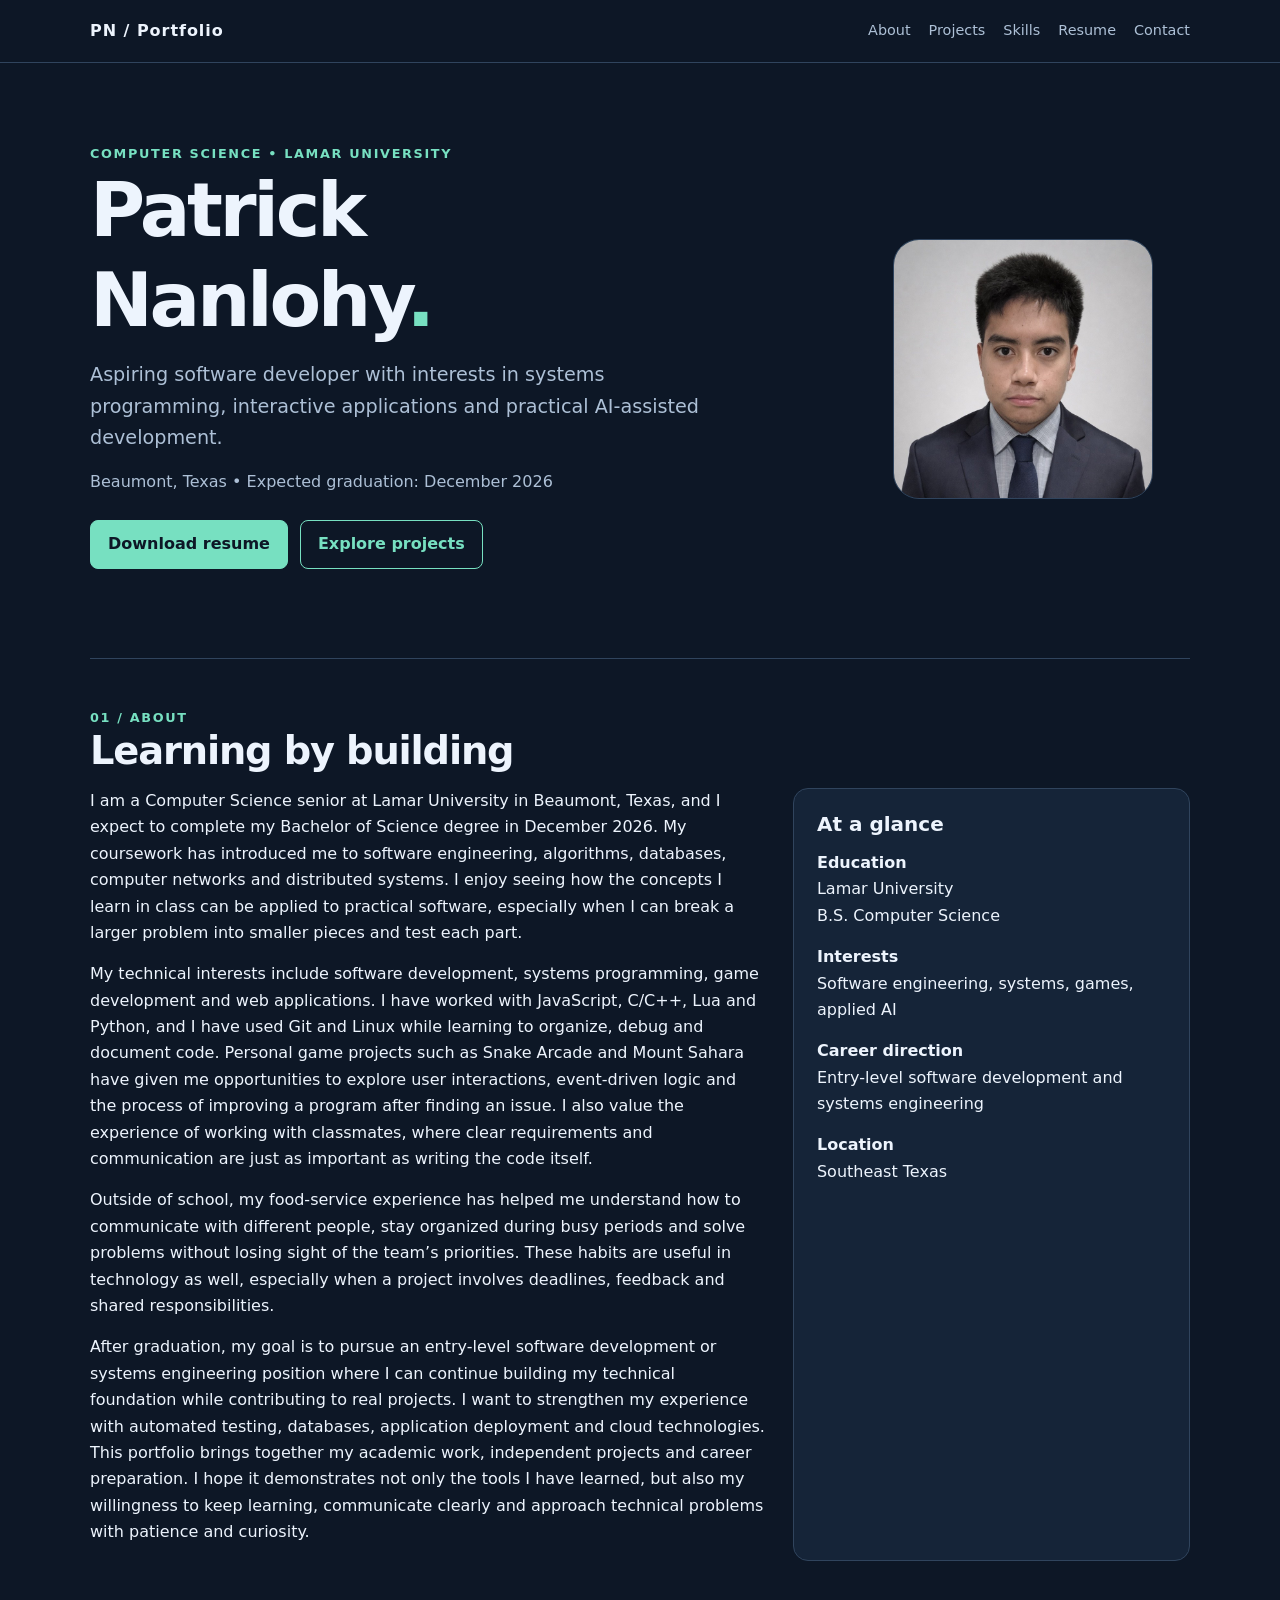
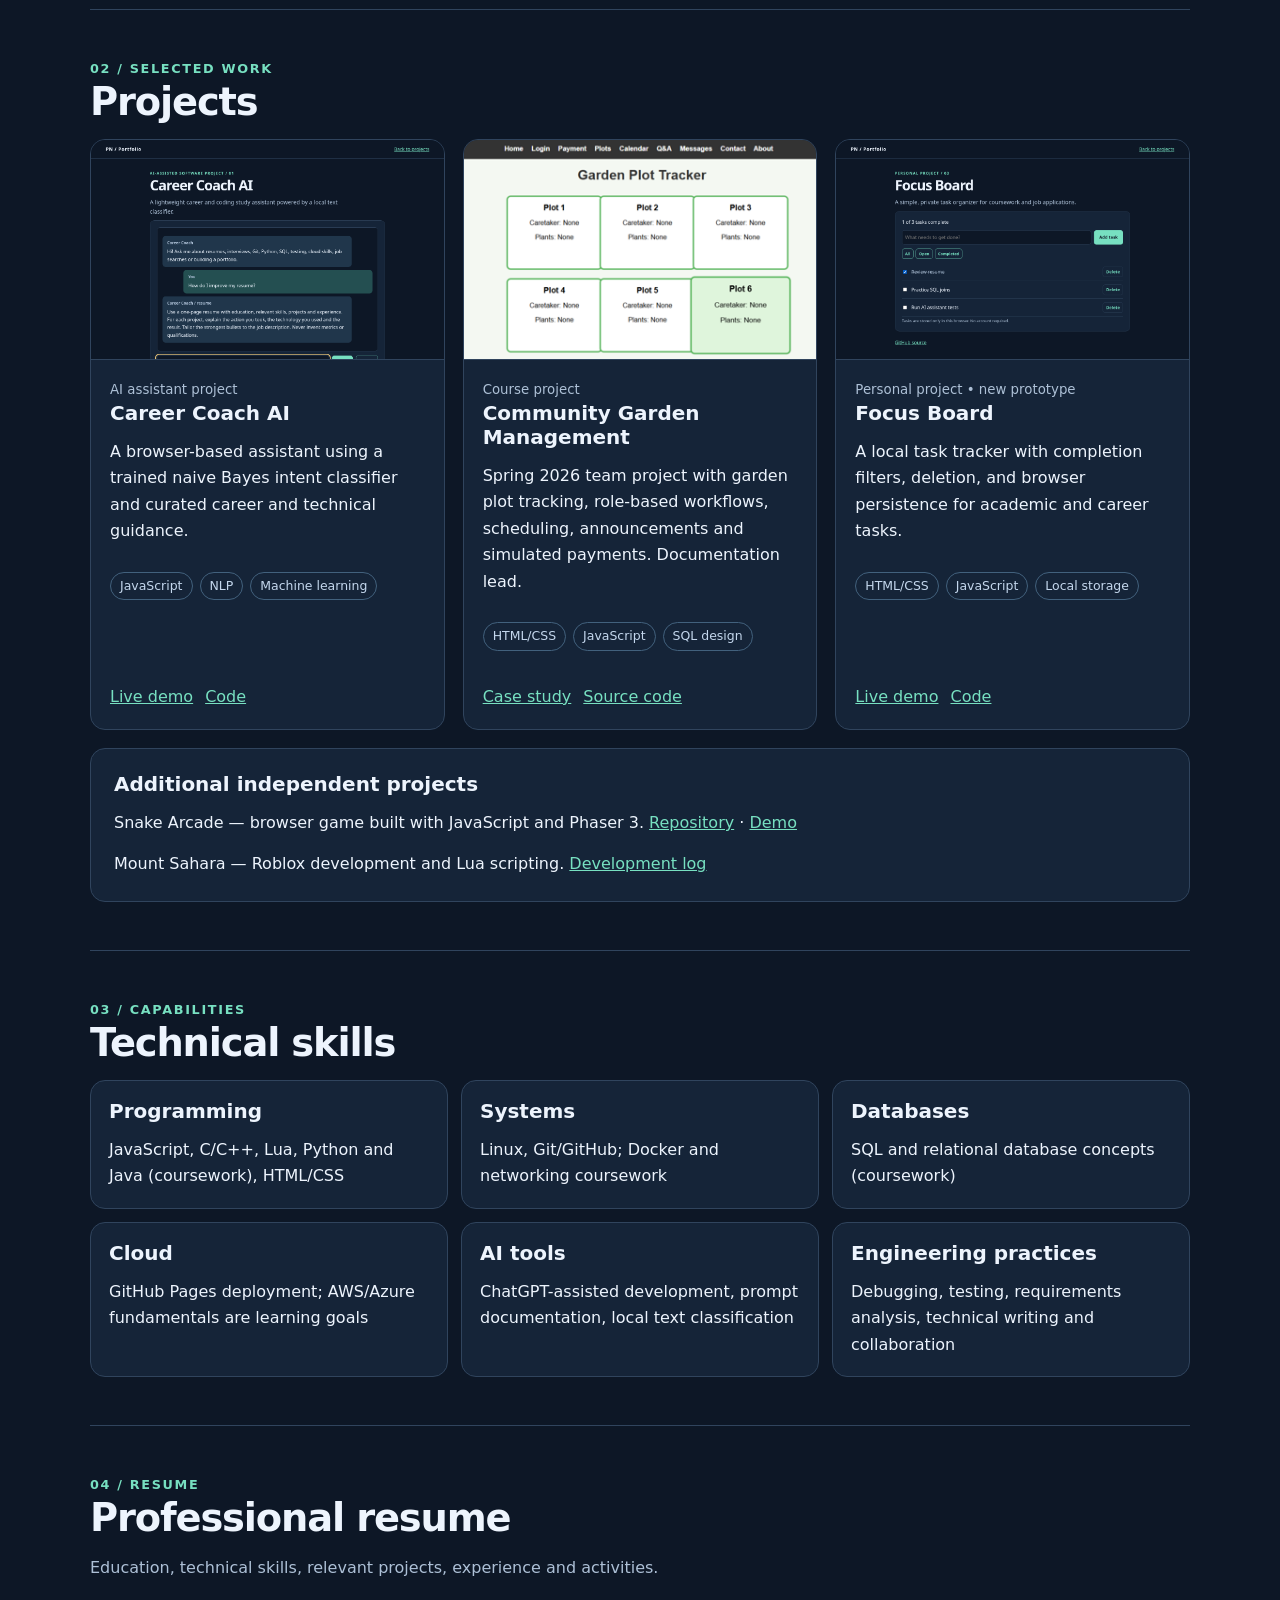
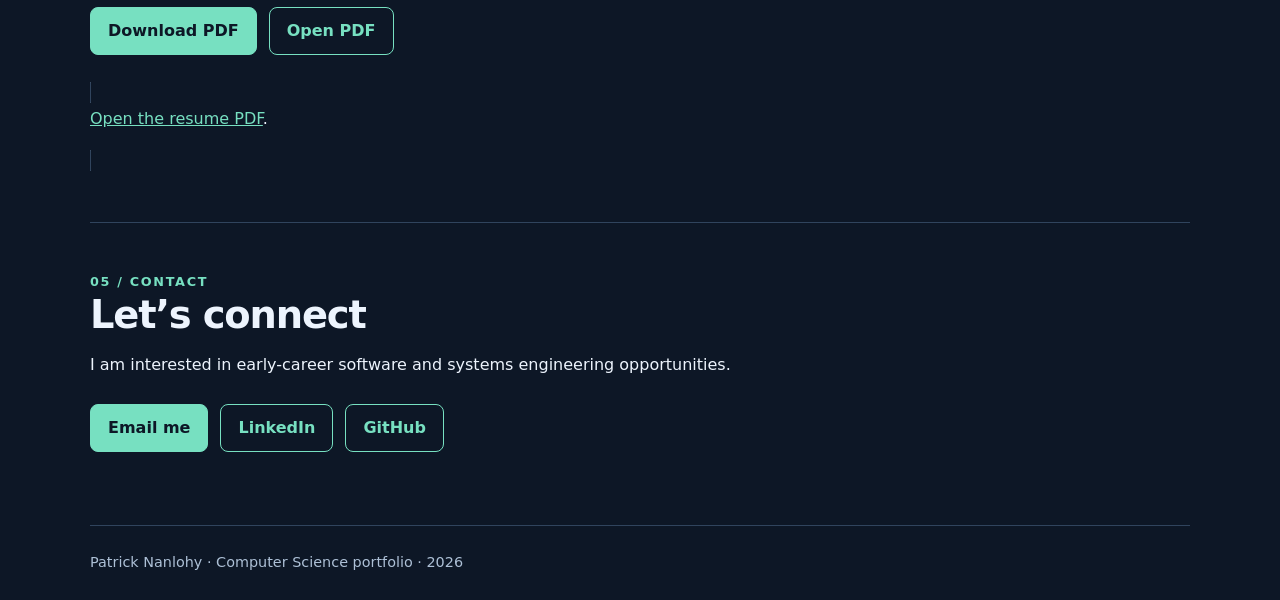
<file: index.html>
<!doctype html><html lang="en"><head><meta charset="utf-8"><meta name="viewport" content="width=device-width,initial-scale=1"><title>Patrick Nanlohy | Computer Science Portfolio</title><meta name="description" content="Patrick Nanlohy — Lamar University computer science senior, software projects and career portfolio."><link rel="stylesheet" href="assets/style.css"></head><body><header><nav class="wrap"><a class="brand" href="#home">PN / Portfolio</a><div class="links"><a href="#about">About</a><a href="#projects">Projects</a><a href="#skills">Skills</a><a href="#resume">Resume</a><a href="#contact">Contact</a></div></nav></header><main id="home" class="wrap"><section class="hero"><div><div class="eyebrow">Computer Science • Lamar University</div><h1>Patrick<br>Nanlohy<span style="color:var(--teal)">.</span></h1><p class="lead">Aspiring software developer with interests in systems programming, interactive applications and practical AI-assisted development.</p><p class="muted">Beaumont, Texas • Expected graduation: December 2026</p><div class="actions"><a class="btn" href="resume.pdf" download>Download resume</a><a class="btn secondary" href="#projects">Explore projects</a></div></div><div class="portrait"><span aria-hidden="true">PN</span><img src="assets/profile.jpg" alt="Professional photograph of Patrick Nanlohy" onerror="this.style.display='none'"></div></section><section id="about" class="section"><div class="eyebrow">01 / About</div><h2>Learning by building</h2><div class="two"><div><p>I am a Computer Science senior at Lamar University in Beaumont, Texas, and I expect to complete my Bachelor of Science degree in December 2026. My coursework has introduced me to software engineering, algorithms, databases, computer networks and distributed systems. I enjoy seeing how the concepts I learn in class can be applied to practical software, especially when I can break a larger problem into smaller pieces and test each part.</p><p>My technical interests include software development, systems programming, game development and web applications. I have worked with JavaScript, C/C++, Lua and Python, and I have used Git and Linux while learning to organize, debug and document code. Personal game projects such as Snake Arcade and Mount Sahara have given me opportunities to explore user interactions, event-driven logic and the process of improving a program after finding an issue. I also value the experience of working with classmates, where clear requirements and communication are just as important as writing the code itself.</p><p>Outside of school, my food-service experience has helped me understand how to communicate with different people, stay organized during busy periods and solve problems without losing sight of the team’s priorities. These habits are useful in technology as well, especially when a project involves deadlines, feedback and shared responsibilities.</p><p>After graduation, my goal is to pursue an entry-level software development or systems engineering position where I can continue building my technical foundation while contributing to real projects. I want to strengthen my experience with automated testing, databases, application deployment and cloud technologies. This portfolio brings together my academic work, independent projects and career preparation. I hope it demonstrates not only the tools I have learned, but also my willingness to keep learning, communicate clearly and approach technical problems with patience and curiosity.</p></div><aside class="panel"><h3>At a glance</h3><p><strong>Education</strong><br>Lamar University<br>B.S. Computer Science</p><p><strong>Interests</strong><br>Software engineering, systems, games, applied AI</p><p><strong>Career direction</strong><br>Entry-level software development and systems engineering</p><p><strong>Location</strong><br>Southeast Texas</p></aside></div></section><section id="projects" class="section"><div class="eyebrow">02 / Selected work</div><h2>Projects</h2><div class="grid"><article class="project"><img src="screenshots/ai-assistant.png" alt="Screenshot of Career Coach AI responding to a resume question"><div class="inside"><small>AI assistant project</small><h3>Career Coach AI</h3><p>A browser-based assistant using a trained naive Bayes intent classifier and curated career and technical guidance.</p><div class="tags"><span class="tag">JavaScript</span><span class="tag">NLP</span><span class="tag">Machine learning</span></div><div class="actions"><a href="ai-assistant/index.html">Live demo</a><a href="https://github.com/Nigelpat/github-portfolio/tree/main/ai-assistant">Code</a></div></div></article><article class="project"><img src="projects/garden/plots.png" alt="Original Community Garden project screenshot showing six garden plots"><div class="inside"><small>Course project</small><h3>Community Garden Management</h3><p>Spring 2026 team project with garden plot tracking, role-based workflows, scheduling, announcements and simulated payments. Documentation lead.</p><div class="tags"><span class="tag">HTML/CSS</span><span class="tag">JavaScript</span><span class="tag">SQL design</span></div><div class="actions"><a href="projects/garden/index.html">Case study</a><a href="https://github.com/Nigelpat/github-portfolio/tree/main/projects/garden/source">Source code</a></div></div></article><article class="project"><img src="screenshots/focus-board.png" alt="Screenshot of Focus Board showing example tasks"><div class="inside"><small>Personal project • new prototype</small><h3>Focus Board</h3><p>A local task tracker with completion filters, deletion, and browser persistence for academic and career tasks.</p><div class="tags"><span class="tag">HTML/CSS</span><span class="tag">JavaScript</span><span class="tag">Local storage</span></div><div class="actions"><a href="projects/focus-board/index.html">Live demo</a><a href="https://github.com/Nigelpat/github-portfolio/tree/main/projects/focus-board">Code</a></div></div></article></div><div class="panel" style="margin-top:18px"><h3>Additional independent projects</h3><p>Snake Arcade — browser game built with JavaScript and Phaser 3. <a href="https://github.com/Nigelpat/snakegame">Repository</a> · <a href="https://nigelpat.github.io/snakegame/">Demo</a></p><p style="margin:0">Mount Sahara — Roblox development and Lua scripting. <a href="https://github.com/Nigelpat/mount-sahara-devlog">Development log</a></p></div></section><section id="skills" class="section"><div class="eyebrow">03 / Capabilities</div><h2>Technical skills</h2><div class="skill-grid"><div class="panel"><h3>Programming</h3>JavaScript, C/C++, Lua, Python and Java (coursework), HTML/CSS</div><div class="panel"><h3>Systems</h3>Linux, Git/GitHub; Docker and networking coursework</div><div class="panel"><h3>Databases</h3>SQL and relational database concepts (coursework)</div><div class="panel"><h3>Cloud</h3>GitHub Pages deployment; AWS/Azure fundamentals are learning goals</div><div class="panel"><h3>AI tools</h3>ChatGPT-assisted development, prompt documentation, local text classification</div><div class="panel"><h3>Engineering practices</h3>Debugging, testing, requirements analysis, technical writing and collaboration</div></div></section><section id="resume" class="section"><div class="eyebrow">04 / Resume</div><h2>Professional resume</h2><p class="muted">Education, technical skills, relevant projects, experience and activities.</p><div class="actions"><a href="resume.pdf" class="btn" download>Download PDF</a><a href="resume.pdf" class="btn secondary">Open PDF</a></div><object class="resume-frame" data="resume.pdf" type="application/pdf"><p><a href="resume.pdf">Open the resume PDF</a>.</p></object></section><section id="contact" class="section"><div class="eyebrow">05 / Contact</div><h2>Let’s connect</h2><p>I am interested in early-career software and systems engineering opportunities.</p><div class="actions"><a class="btn" href="mailto:misyael.patrick@gmail.com">Email me</a><a class="btn secondary" href="https://www.linkedin.com/in/nigelpat/">LinkedIn</a><a class="btn secondary" href="https://github.com/Nigelpat">GitHub</a></div></section></main><footer class="wrap foot">Patrick Nanlohy · Computer Science portfolio · 2026</footer></body></html>
</file>
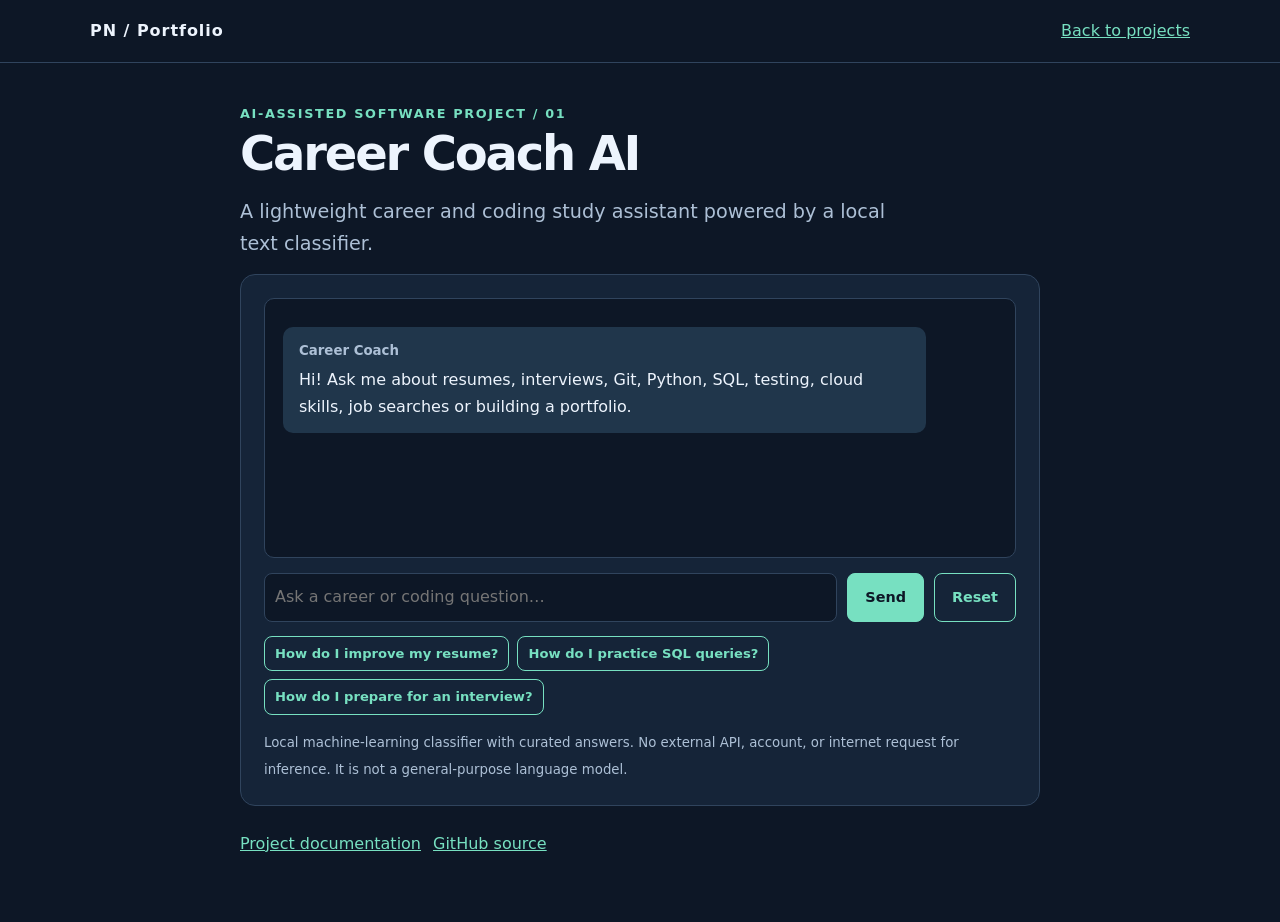
<file: ai-assistant/index.html>
<!doctype html><html lang="en"><head><meta charset="utf-8"><meta name="viewport" content="width=device-width,initial-scale=1"><title>Career Coach AI | Patrick Nanlohy</title><link rel="stylesheet" href="../assets/style.css"></head><body><header><nav class="wrap"><a class="brand" href="../index.html">PN / Portfolio</a><a href="../index.html#projects">Back to projects</a></nav></header><main class="wrap app-main"><div class="app-shell"><div class="eyebrow">AI-assisted software project / 01</div><h1 style="font-size:3rem">Career Coach AI</h1><p class="lead">A lightweight career and coding study assistant powered by a local text classifier.</p><section class="panel"><div id="chat" class="chat" role="log" aria-live="polite"><div class="message bot"><small>Career Coach</small>Hi! Ask me about resumes, interviews, Git, Python, SQL, testing, cloud skills, job searches or building a portfolio.</div></div><form id="form" class="inputrow"><input id="question" maxlength="350" required autocomplete="off" aria-label="Your question" placeholder="Ask a career or coding question…"><button type="submit">Send</button><button type="button" class="secondary" id="clear">Reset</button></form><div class="chips"><button type="button">How do I improve my resume?</button><button type="button">How do I practice SQL queries?</button><button type="button">How do I prepare for an interview?</button></div><small>Local machine-learning classifier with curated answers. No external API, account, or internet request for inference. It is not a general-purpose language model.</small></section><div class="actions"><a href="README.md">Project documentation</a><a href="https://github.com/Nigelpat/github-portfolio/tree/main/ai-assistant">GitHub source</a></div></div></main><script src="model.js"></script><script src="ui.js"></script></body></html>
</file>
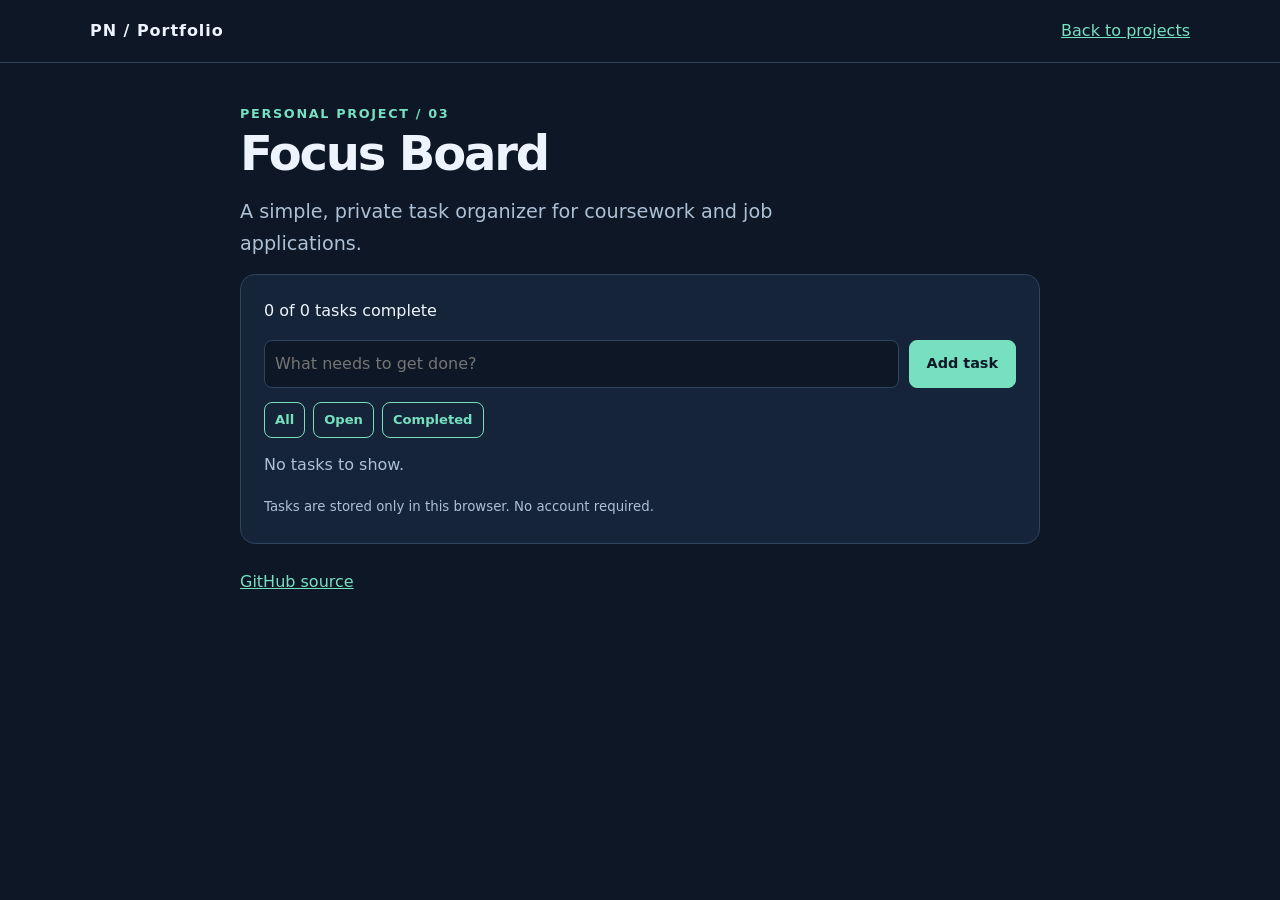
<file: projects/focus-board/index.html>
<!doctype html><html lang="en"><head><meta charset="utf-8"><meta name="viewport" content="width=device-width,initial-scale=1"><title>Focus Board | Patrick Nanlohy</title><link rel="stylesheet" href="../../assets/style.css"></head><body><header><nav class="wrap"><a class="brand" href="../../index.html">PN / Portfolio</a><a href="../../index.html#projects">Back to projects</a></nav></header><main class="wrap app-main"><div class="app-shell"><div class="eyebrow">Personal project / 03</div><h1 style="font-size:3rem">Focus Board</h1><p class="lead">A simple, private task organizer for coursework and job applications.</p><section class="panel"><p id="stats" aria-live="polite"></p><form id="add" class="inputrow"><input id="task" maxlength="120" required aria-label="New task" placeholder="What needs to get done?"><button>Add task</button></form><div class="chips"><button data-filter="all">All</button><button data-filter="open">Open</button><button data-filter="done">Completed</button></div><div id="tasks"></div><small>Tasks are stored only in this browser. No account required.</small></section><div class="actions"><a href="https://github.com/Nigelpat/github-portfolio/tree/main/projects/focus-board">GitHub source</a></div></div></main><script src="app.js"></script></body></html>
</file>
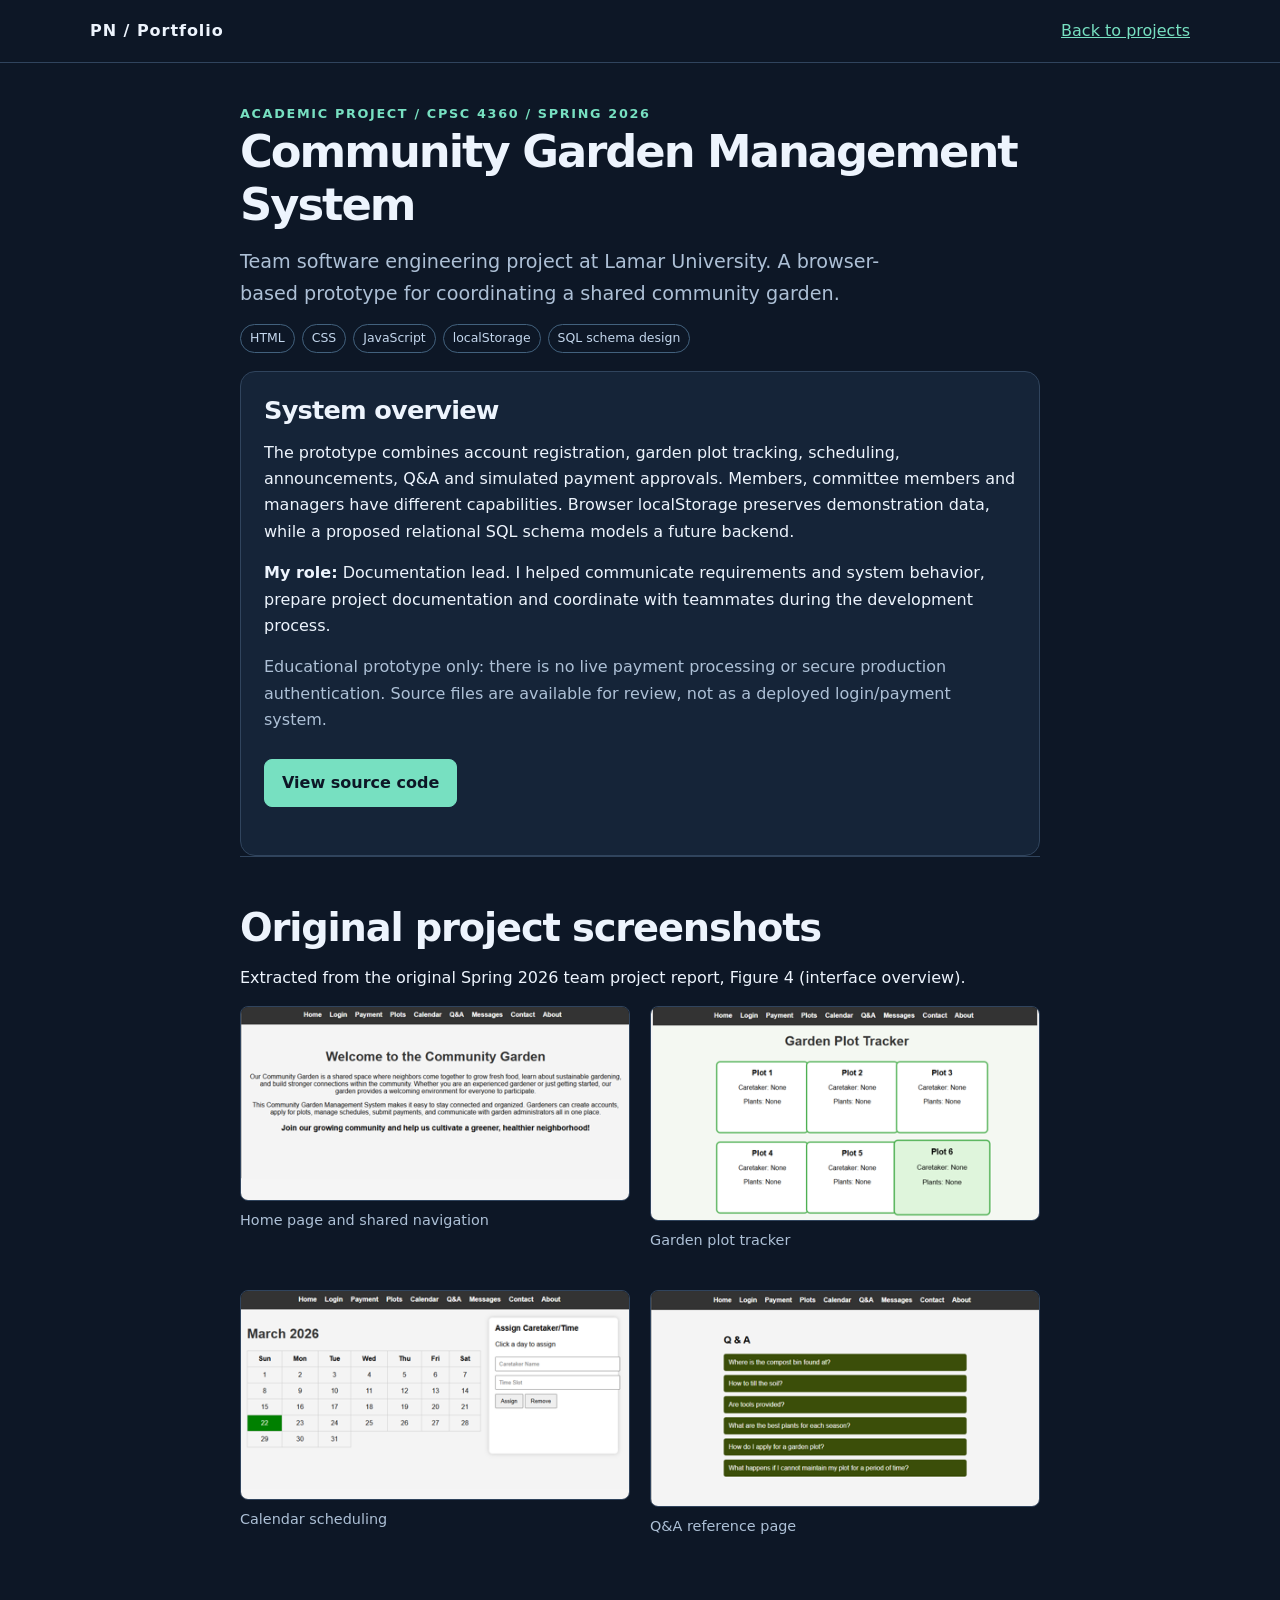
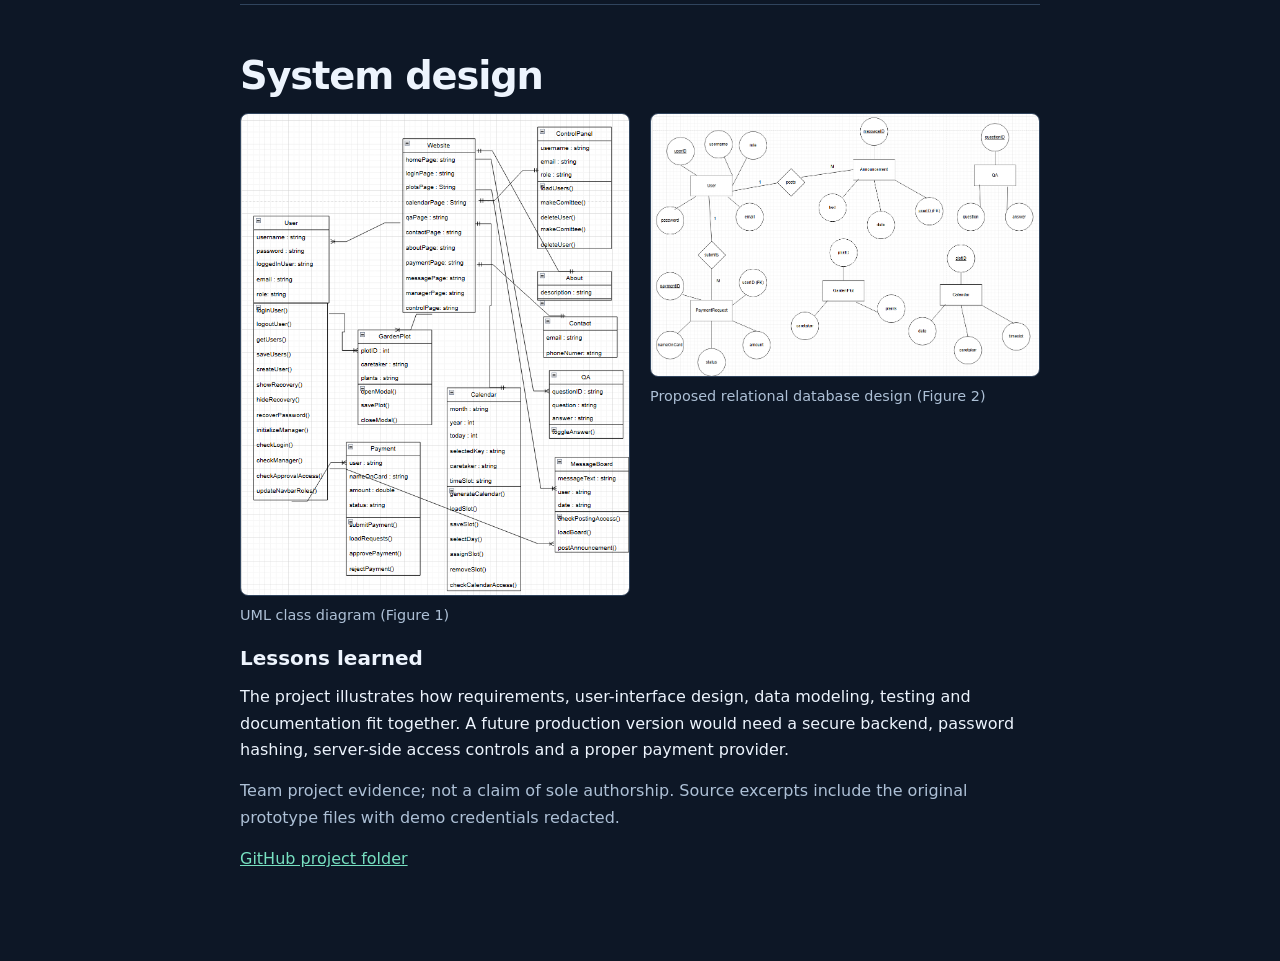
<file: projects/garden/index.html>
<!doctype html><html lang="en"><head><meta charset="utf-8"><meta name="viewport" content="width=device-width,initial-scale=1"><title>Community Garden Management System | Case Study</title><link rel="stylesheet" href="../../assets/style.css"><style>figure{margin:0}figure img{width:100%;height:auto;border-radius:8px;background:white;border:1px solid var(--line);display:block}figcaption{font-size:.9rem;color:var(--muted);margin:8px 0 18px}.evidence{display:grid;grid-template-columns:1fr 1fr;gap:20px}@media(max-width:640px){.evidence{grid-template-columns:1fr}}</style></head><body><header><nav class="wrap"><a class="brand" href="../../index.html">PN / Portfolio</a><a href="../../index.html#projects">Back to projects</a></nav></header><main class="wrap app-main"><div class="app-shell"><div class="eyebrow">Academic project / CPSC 4360 / Spring 2026</div><h1 style="font-size:2.8rem">Community Garden Management System</h1><p class="lead">Team software engineering project at Lamar University. A browser-based prototype for coordinating a shared community garden.</p><div class="tags"><span class="tag">HTML</span><span class="tag">CSS</span><span class="tag">JavaScript</span><span class="tag">localStorage</span><span class="tag">SQL schema design</span></div><section class="panel"><h2 style="font-size:1.6rem">System overview</h2><p>The prototype combines account registration, garden plot tracking, scheduling, announcements, Q&amp;A and simulated payment approvals. Members, committee members and managers have different capabilities. Browser localStorage preserves demonstration data, while a proposed relational SQL schema models a future backend.</p><p><strong>My role:</strong> Documentation lead. I helped communicate requirements and system behavior, prepare project documentation and coordinate with teammates during the development process.</p><p class="muted">Educational prototype only: there is no live payment processing or secure production authentication. Source files are available for review, not as a deployed login/payment system.</p><div class="actions"><a class="btn" href="https://github.com/Nigelpat/github-portfolio/tree/main/projects/garden/source">View source code</a></div></section><section class="section"><h2>Original project screenshots</h2><p>Extracted from the original Spring 2026 team project report, Figure 4 (interface overview).</p><div class="evidence"><figure><a href="home.png"><img src="home.png" alt="Original garden project home page"></a><figcaption>Home page and shared navigation</figcaption></figure><figure><a href="plots.png"><img src="plots.png" alt="Original garden plot tracker with six plots"></a><figcaption>Garden plot tracker</figcaption></figure><figure><a href="calendar.png"><img src="calendar.png" alt="Original calendar and caretaker time-slot assignment"></a><figcaption>Calendar scheduling</figcaption></figure><figure><a href="qa.png"><img src="qa.png" alt="Original garden questions and answers page"></a><figcaption>Q&amp;A reference page</figcaption></figure></div></section><section class="section"><h2>System design</h2><div class="evidence"><figure><a href="uml.png"><img src="uml.png" alt="Original UML class diagram"></a><figcaption>UML class diagram (Figure 1)</figcaption></figure><figure><a href="er.png"><img src="er.png" alt="Original entity relationship diagram"></a><figcaption>Proposed relational database design (Figure 2)</figcaption></figure></div><h3>Lessons learned</h3><p>The project illustrates how requirements, user-interface design, data modeling, testing and documentation fit together. A future production version would need a secure backend, password hashing, server-side access controls and a proper payment provider.</p><p class="muted">Team project evidence; not a claim of sole authorship. Source excerpts include the original prototype files with demo credentials redacted.</p><a href="https://github.com/Nigelpat/github-portfolio/tree/main/projects/garden">GitHub project folder</a></section></div></main></body></html>
</file>
<file: assets/style.css>
:root{--bg:#0d1726;--panel:#152438;--ink:#edf4fd;--muted:#adc0d6;--teal:#77e0c1;--line:#30445d;--paper:#f6f9fc;--dark:#142437}*{box-sizing:border-box}html{scroll-behavior:smooth}body{margin:0;background:var(--bg);color:var(--ink);font:16px/1.65 system-ui,-apple-system,BlinkMacSystemFont,'Segoe UI',sans-serif}a{color:var(--teal)}a:hover{text-decoration:none}a:focus-visible,button:focus-visible,input:focus-visible,select:focus-visible{outline:3px solid #f6ce7c;outline-offset:3px}.wrap{width:min(1100px,92%);margin:auto}header{border-bottom:1px solid var(--line);background:#0d1726}nav{display:flex;align-items:center;justify-content:space-between;gap:16px;padding:18px 0;flex-wrap:wrap}.brand{font-weight:750;letter-spacing:.06em;color:var(--ink);text-decoration:none}nav .links{display:flex;flex-wrap:wrap;gap:18px}nav .links a{color:var(--muted);font-size:.9rem;text-decoration:none}nav .links a:hover{color:var(--teal)}.hero{display:grid;grid-template-columns:1.5fr .7fr;align-items:center;gap:50px;padding:80px 0 64px}.eyebrow{color:var(--teal);font-size:.8rem;font-weight:750;letter-spacing:.13em;text-transform:uppercase}h1,h2,h3{line-height:1.2;margin:0 0 14px}h1{font-size:clamp(2.7rem,6vw,4.7rem);letter-spacing:-.045em}h2{font-size:clamp(1.7rem,3vw,2.5rem);letter-spacing:-.03em}h3{font-size:1.25rem}p{margin:0 0 15px}.lead{font-size:1.2rem;color:var(--muted);max-width:650px}.actions{display:flex;flex-wrap:wrap;gap:12px;margin:25px 0}.btn,button{display:inline-block;border:1px solid var(--teal);padding:10px 17px;border-radius:8px;color:#0d1726;background:var(--teal);font:inherit;font-weight:700;text-decoration:none;cursor:pointer}.btn.secondary,button.secondary{background:transparent;color:var(--teal)}.portrait{aspect-ratio:1;max-width:260px;justify-self:center;border-radius:26px;overflow:hidden;border:1px solid var(--line);width:100%;display:grid;place-items:center;background:linear-gradient(140deg,#203e53,#152438);position:relative}.portrait span{font-size:5rem;color:var(--teal);font-weight:800;letter-spacing:-.06em}.portrait img{width:100%;height:100%;object-fit:cover;position:absolute;inset:0}.section{padding:48px 0;border-top:1px solid var(--line)}.sectionhead{margin-bottom:24px}.muted,small{color:var(--muted)}.two{display:grid;grid-template-columns:1.7fr 1fr;gap:28px}.panel,.project{background:var(--panel);border:1px solid var(--line);border-radius:15px;padding:23px}.grid{display:grid;grid-template-columns:repeat(3,1fr);gap:18px}.project{padding:0;overflow:hidden;display:flex;flex-direction:column}.project img{width:100%;aspect-ratio:16/10;object-fit:cover;object-position:top;display:block;border-bottom:1px solid var(--line)}.project .inside{padding:19px;display:flex;flex-direction:column;flex:1}.project .inside .actions{margin:auto 0 0;padding-top:15px}.tags{display:flex;flex-wrap:wrap;gap:7px;margin:12px 0 18px}.tag{font-size:.78rem;border:1px solid #42617d;border-radius:30px;padding:3px 9px;color:#c4d7ed}.resume-frame{width:100%;height:700px;border:1px solid var(--line);border-radius:10px;background:white}.skill-grid{display:grid;grid-template-columns:repeat(3,1fr);gap:13px}.skill-grid .panel{padding:18px}.foot{padding:25px 0;color:var(--muted);border-top:1px solid var(--line);font-size:.9rem}.app-main{padding:40px 0}.app-shell{max-width:800px;margin:auto}.chat{min-height:260px;max-height:480px;overflow:auto;padding:18px;background:#0d1726;border:1px solid var(--line);border-radius:10px}.message{padding:13px 16px;border-radius:10px;margin:10px 0;max-width:90%;white-space:pre-wrap}.message.bot{background:#20364b}.message.user{background:#244f51;margin-left:auto}.message small{display:block;margin-bottom:5px;font-weight:700}.inputrow{display:flex;gap:10px;margin-top:15px}.inputrow input{flex:1;min-width:0}input,select{font:inherit;color:var(--ink);border:1px solid var(--line);background:#0d1726;padding:10px;border-radius:8px}button{font-size:.9rem}.chips{display:flex;gap:8px;flex-wrap:wrap;margin:14px 0}.chips button{background:transparent;color:var(--teal);font-size:.82rem;padding:6px 10px}.task{display:flex;align-items:center;gap:12px;padding:12px 0;border-bottom:1px solid var(--line)}.task .tasktext{flex:1;overflow-wrap:anywhere}.task.done .tasktext{text-decoration:line-through;color:var(--muted)}.task button{background:transparent;color:var(--teal);border:1px solid var(--line);padding:5px 10px}.diagram{display:grid;grid-template-columns:repeat(3,1fr);gap:14px;text-align:center}.diagram div{padding:18px 8px;background:#20364b;border:1px solid var(--line);border-radius:10px}.diagram .center{grid-column:1/-1;border-color:var(--teal)}@media(max-width:760px){.hero,.two,.grid,.skill-grid{grid-template-columns:1fr}.hero{gap:24px;padding:45px 0}.portrait{max-width:180px;justify-self:start;grid-row:1}.section{padding:32px 0}.resume-frame{height:480px}.inputrow{flex-wrap:wrap}.inputrow input{width:100%;flex-basis:100%}.diagram{grid-template-columns:1fr}.diagram .center{grid-column:auto}}
</file>
